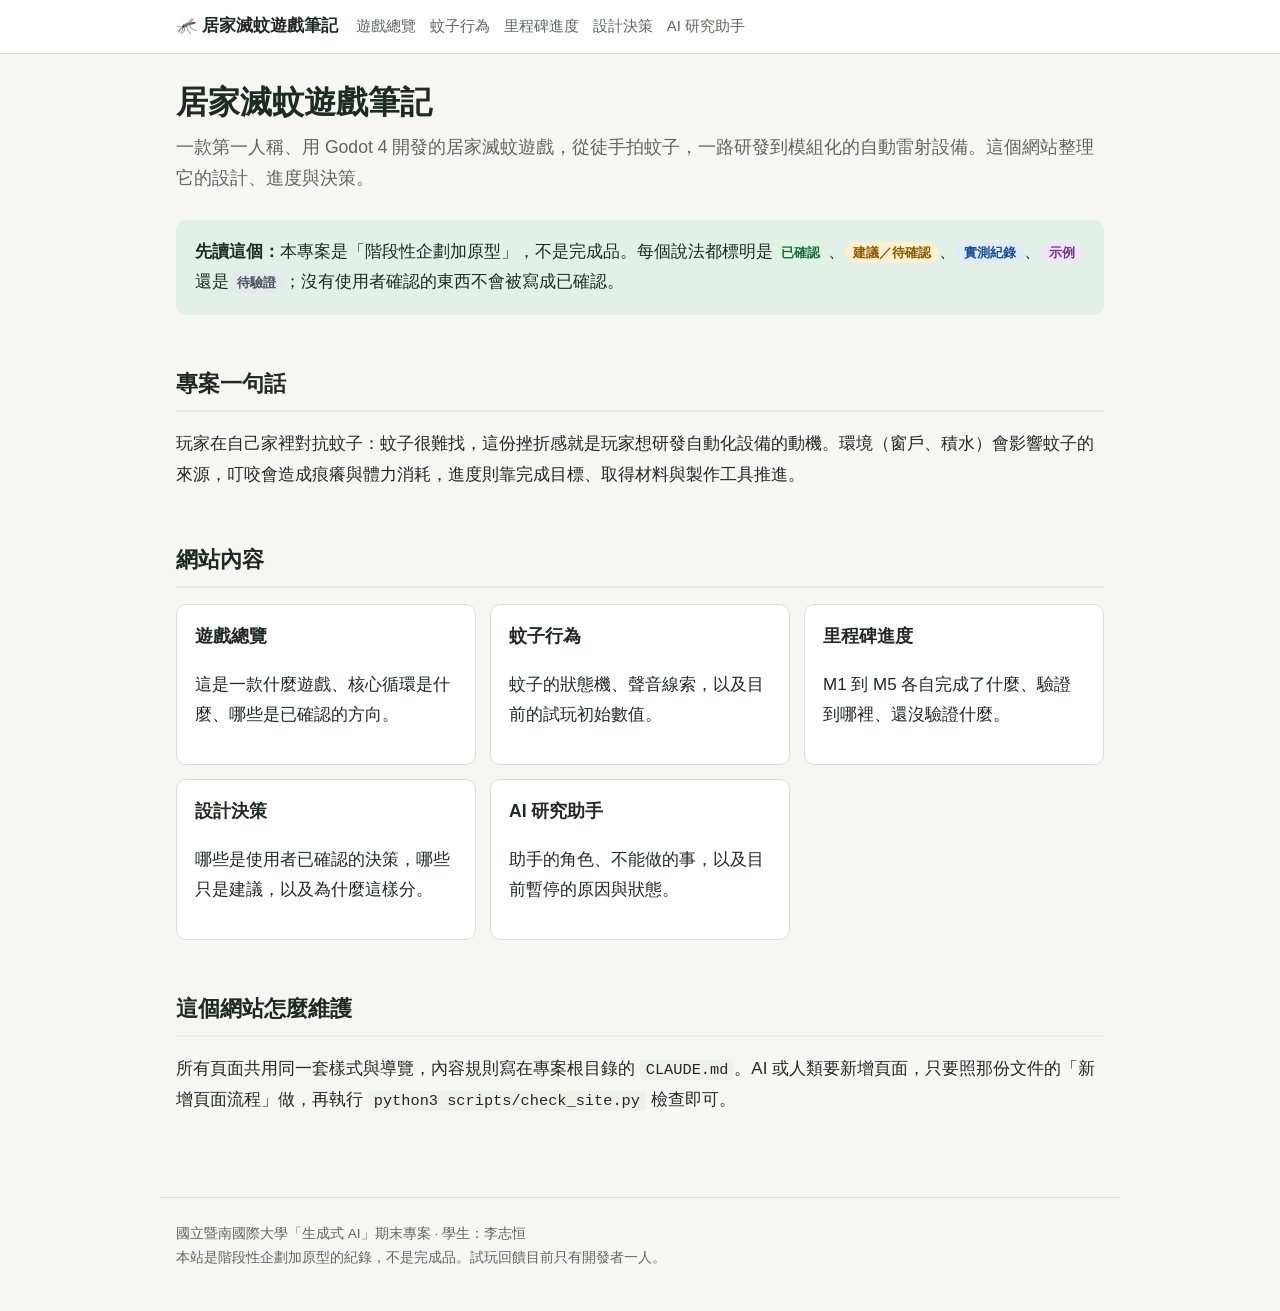
<file: index.html>
<!doctype html>
<html lang="zh-Hant">
<head>
  <meta charset="utf-8">
  <meta name="viewport" content="width=device-width, initial-scale=1">
  <title>居家滅蚊遊戲筆記</title>
  <meta name="description" content="第一人稱居家滅蚊遊戲的開發筆記：設計、蚊子行為、里程碑與 AI 研究助手。">
  <link rel="stylesheet" href="assets/site.css">
</head>
<body data-root="" data-page="index.html">
  <header id="site-header"></header>
  <main>
    <h1>居家滅蚊遊戲筆記</h1>
    <p class="lead">一款第一人稱、用 Godot 4 開發的居家滅蚊遊戲，從徒手拍蚊子，一路研發到模組化的自動雷射設備。這個網站整理它的設計、進度與決策。</p>

    <div class="card note">
      <strong>先讀這個：</strong>本專案是「階段性企劃加原型」，不是完成品。每個說法都標明是<span class="tag confirmed">已確認</span>、<span class="tag proposed">建議／待確認</span>、<span class="tag measured">實測紀錄</span>、<span class="tag example">示例</span>還是<span class="tag pending">待驗證</span>；沒有使用者確認的東西不會被寫成已確認。
    </div>

    <h2>專案一句話</h2>
    <p>玩家在自己家裡對抗蚊子：蚊子很難找，這份挫折感就是玩家想研發自動化設備的動機。環境（窗戶、積水）會影響蚊子的來源，叮咬會造成痕癢與體力消耗，進度則靠完成目標、取得材料與製作工具推進。</p>

    <h2>網站內容</h2>
    <div id="page-cards" class="grid"></div>

    <h2>這個網站怎麼維護</h2>
    <p>所有頁面共用同一套樣式與導覽，內容規則寫在專案根目錄的 <code>CLAUDE.md</code>。AI 或人類要新增頁面，只要照那份文件的「新增頁面流程」做，再執行 <code>python3 scripts/check_site.py</code> 檢查即可。</p>
  </main>
  <footer id="site-footer"></footer>
  <script src="assets/pages-data.js"></script>
  <script src="assets/site.js"></script>
</body>
</html>
</file>
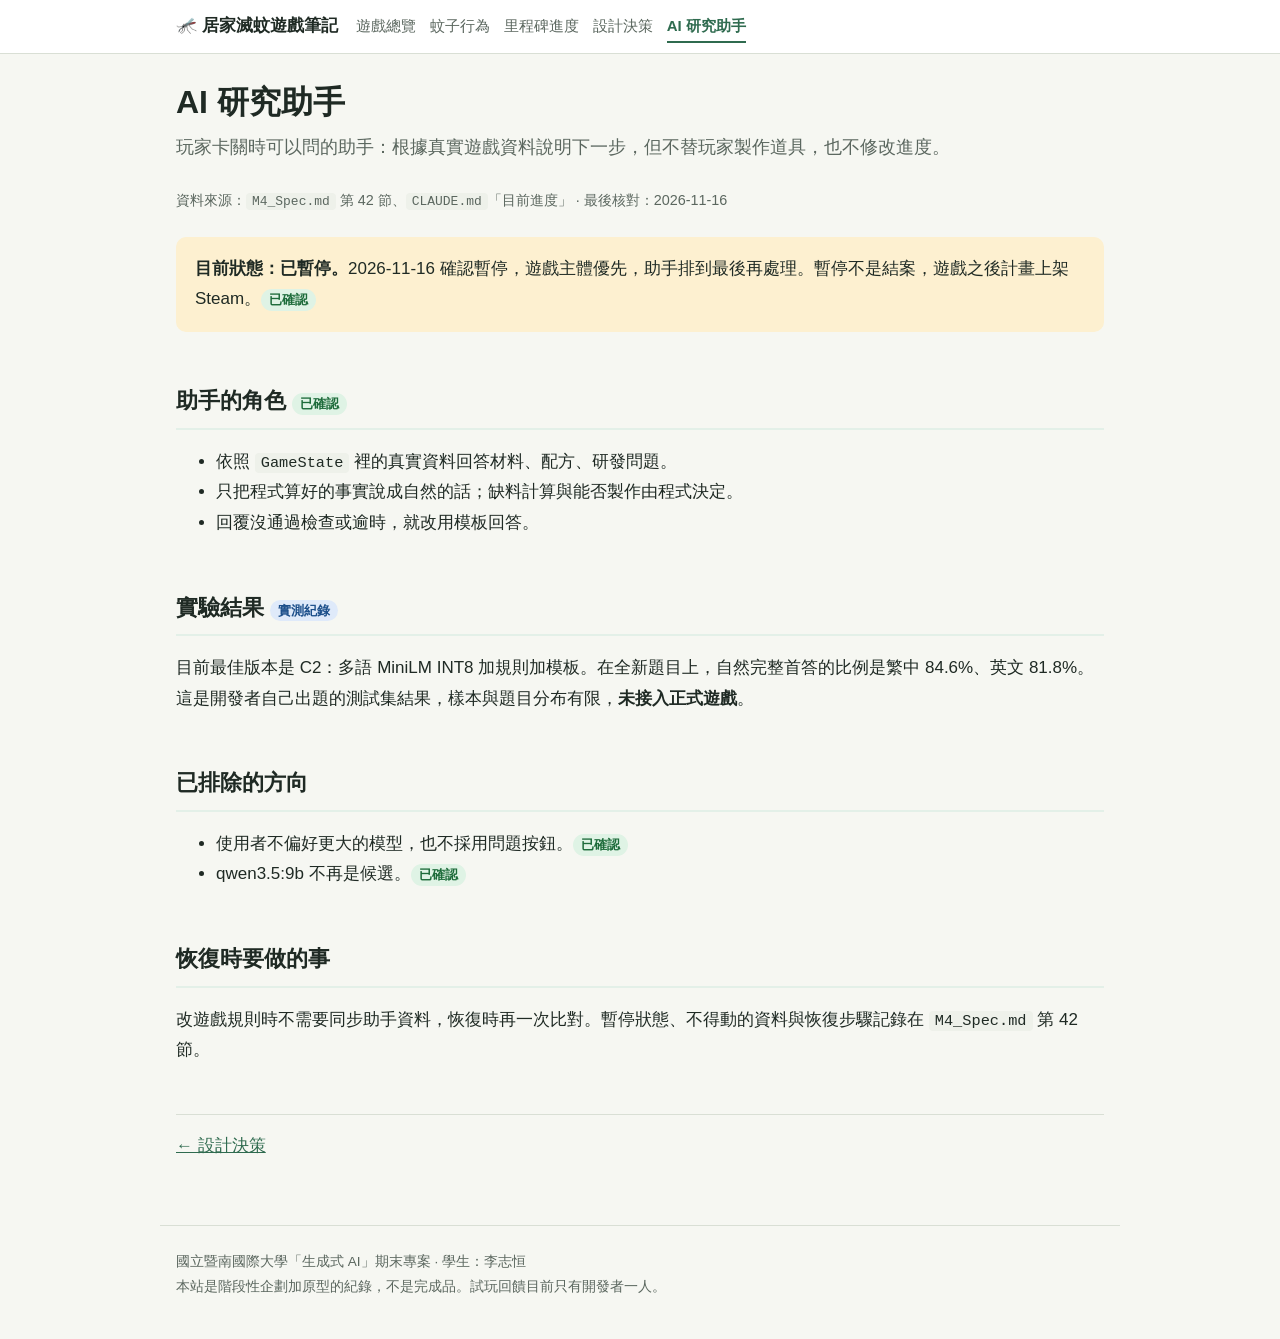
<file: pages/ai-assistant.html>
<!doctype html>
<html lang="zh-Hant">
<head>
  <meta charset="utf-8">
  <meta name="viewport" content="width=device-width, initial-scale=1">
  <title>AI 研究助手 · 居家滅蚊遊戲筆記</title>
  <meta name="description" content="遊戲內 AI 研究助手的角色、限制，以及目前暫停的狀態。">
  <link rel="stylesheet" href="../assets/site.css">
</head>
<body data-root="../" data-page="pages/ai-assistant.html">
  <header id="site-header"></header>
  <main>
    <h1>AI 研究助手</h1>
    <p class="lead">玩家卡關時可以問的助手：根據真實遊戲資料說明下一步，但不替玩家製作道具，也不修改進度。</p>
    <p class="meta">資料來源：<code>M4_Spec.md</code> 第 42 節、<code>CLAUDE.md</code>「目前進度」 · 最後核對：2026-11-16</p>

    <div class="card warn"><strong>目前狀態：已暫停。</strong>2026-11-16 確認暫停，遊戲主體優先，助手排到最後再處理。暫停不是結案，遊戲之後計畫上架 Steam。<span class="tag confirmed">已確認</span></div>

    <h2>助手的角色 <span class="tag confirmed">已確認</span></h2>
    <ul>
      <li>依照 <code>GameState</code> 裡的真實資料回答材料、配方、研發問題。</li>
      <li>只把程式算好的事實說成自然的話；缺料計算與能否製作由程式決定。</li>
      <li>回覆沒通過檢查或逾時，就改用模板回答。</li>
    </ul>

    <h2>實驗結果 <span class="tag measured">實測紀錄</span></h2>
    <p>目前最佳版本是 C2：多語 MiniLM INT8 加規則加模板。在全新題目上，自然完整首答的比例是繁中 84.6%、英文 81.8%。這是開發者自己出題的測試集結果，樣本與題目分布有限，<strong>未接入正式遊戲</strong>。</p>

    <h2>已排除的方向</h2>
    <ul>
      <li>使用者不偏好更大的模型，也不採用問題按鈕。<span class="tag confirmed">已確認</span></li>
      <li>qwen3.5:9b 不再是候選。<span class="tag confirmed">已確認</span></li>
    </ul>

    <h2>恢復時要做的事</h2>
    <p>改遊戲規則時不需要同步助手資料，恢復時再一次比對。暫停狀態、不得動的資料與恢復步驟記錄在 <code>M4_Spec.md</code> 第 42 節。</p>

    <div id="pager"></div>
  </main>
  <footer id="site-footer"></footer>
  <script src="../assets/pages-data.js"></script>
  <script src="../assets/site.js"></script>
</body>
</html>
</file>
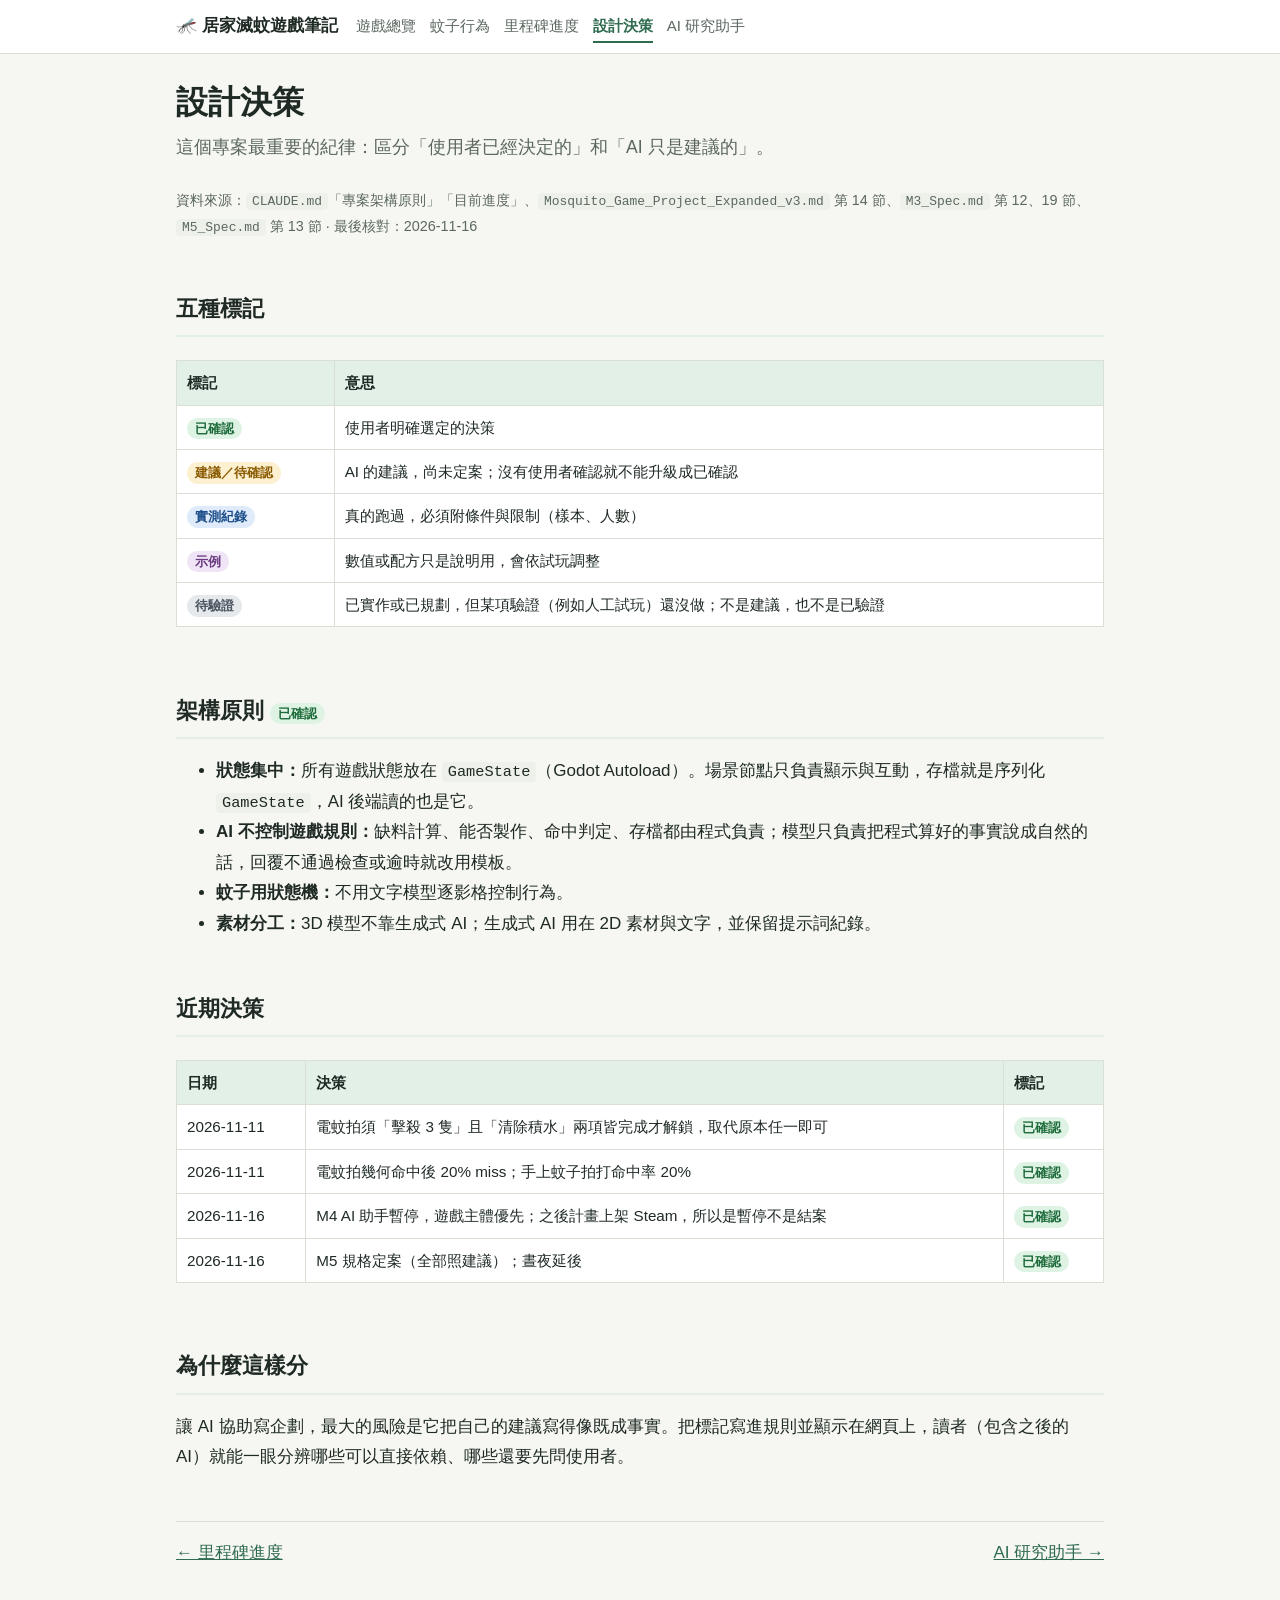
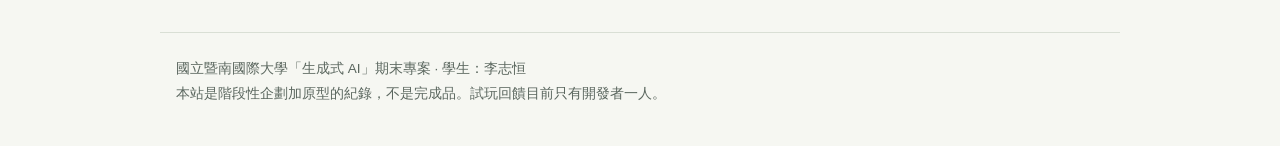
<file: pages/design-decisions.html>
<!doctype html>
<html lang="zh-Hant">
<head>
  <meta charset="utf-8">
  <meta name="viewport" content="width=device-width, initial-scale=1">
  <title>設計決策 · 居家滅蚊遊戲筆記</title>
  <meta name="description" content="已確認的設計決策、架構原則，以及已確認與建議的區分方式。">
  <link rel="stylesheet" href="../assets/site.css">
</head>
<body data-root="../" data-page="pages/design-decisions.html">
  <header id="site-header"></header>
  <main>
    <h1>設計決策</h1>
    <p class="lead">這個專案最重要的紀律：區分「使用者已經決定的」和「AI 只是建議的」。</p>
    <p class="meta">資料來源：<code>CLAUDE.md</code>「專案架構原則」「目前進度」、<code>Mosquito_Game_Project_Expanded_v3.md</code> 第 14 節、<code>M3_Spec.md</code> 第 12、19 節、<code>M5_Spec.md</code> 第 13 節 · 最後核對：2026-11-16</p>

    <h2>五種標記</h2>
    <div class="table-wrap">
      <table>
        <thead><tr><th>標記</th><th>意思</th></tr></thead>
        <tbody>
          <tr><td><span class="tag confirmed">已確認</span></td><td>使用者明確選定的決策</td></tr>
          <tr><td><span class="tag proposed">建議／待確認</span></td><td>AI 的建議，尚未定案；沒有使用者確認就不能升級成已確認</td></tr>
          <tr><td><span class="tag measured">實測紀錄</span></td><td>真的跑過，必須附條件與限制（樣本、人數）</td></tr>
          <tr><td><span class="tag example">示例</span></td><td>數值或配方只是說明用，會依試玩調整</td></tr>
          <tr><td><span class="tag pending">待驗證</span></td><td>已實作或已規劃，但某項驗證（例如人工試玩）還沒做；不是建議，也不是已驗證</td></tr>
        </tbody>
      </table>
    </div>

    <h2>架構原則 <span class="tag confirmed">已確認</span></h2>
    <ul>
      <li><strong>狀態集中：</strong>所有遊戲狀態放在 <code>GameState</code>（Godot Autoload）。場景節點只負責顯示與互動，存檔就是序列化 <code>GameState</code>，AI 後端讀的也是它。</li>
      <li><strong>AI 不控制遊戲規則：</strong>缺料計算、能否製作、命中判定、存檔都由程式負責；模型只負責把程式算好的事實說成自然的話，回覆不通過檢查或逾時就改用模板。</li>
      <li><strong>蚊子用狀態機：</strong>不用文字模型逐影格控制行為。</li>
      <li><strong>素材分工：</strong>3D 模型不靠生成式 AI；生成式 AI 用在 2D 素材與文字，並保留提示詞紀錄。</li>
    </ul>

    <h2>近期決策</h2>
    <div class="table-wrap">
      <table>
        <thead><tr><th>日期</th><th>決策</th><th>標記</th></tr></thead>
        <tbody>
          <tr><td>2026-11-11</td><td>電蚊拍須「擊殺 3 隻」且「清除積水」兩項皆完成才解鎖，取代原本任一即可</td><td><span class="tag confirmed">已確認</span></td></tr>
          <tr><td>2026-11-11</td><td>電蚊拍幾何命中後 20% miss；手上蚊子拍打命中率 20%</td><td><span class="tag confirmed">已確認</span></td></tr>
          <tr><td>2026-11-16</td><td>M4 AI 助手暫停，遊戲主體優先；之後計畫上架 Steam，所以是暫停不是結案</td><td><span class="tag confirmed">已確認</span></td></tr>
          <tr><td>2026-11-16</td><td>M5 規格定案（全部照建議）；晝夜延後</td><td><span class="tag confirmed">已確認</span></td></tr>
        </tbody>
      </table>
    </div>

    <h2>為什麼這樣分</h2>
    <p>讓 AI 協助寫企劃，最大的風險是它把自己的建議寫得像既成事實。把標記寫進規則並顯示在網頁上，讀者（包含之後的 AI）就能一眼分辨哪些可以直接依賴、哪些還要先問使用者。</p>

    <div id="pager"></div>
  </main>
  <footer id="site-footer"></footer>
  <script src="../assets/pages-data.js"></script>
  <script src="../assets/site.js"></script>
</body>
</html>
</file>
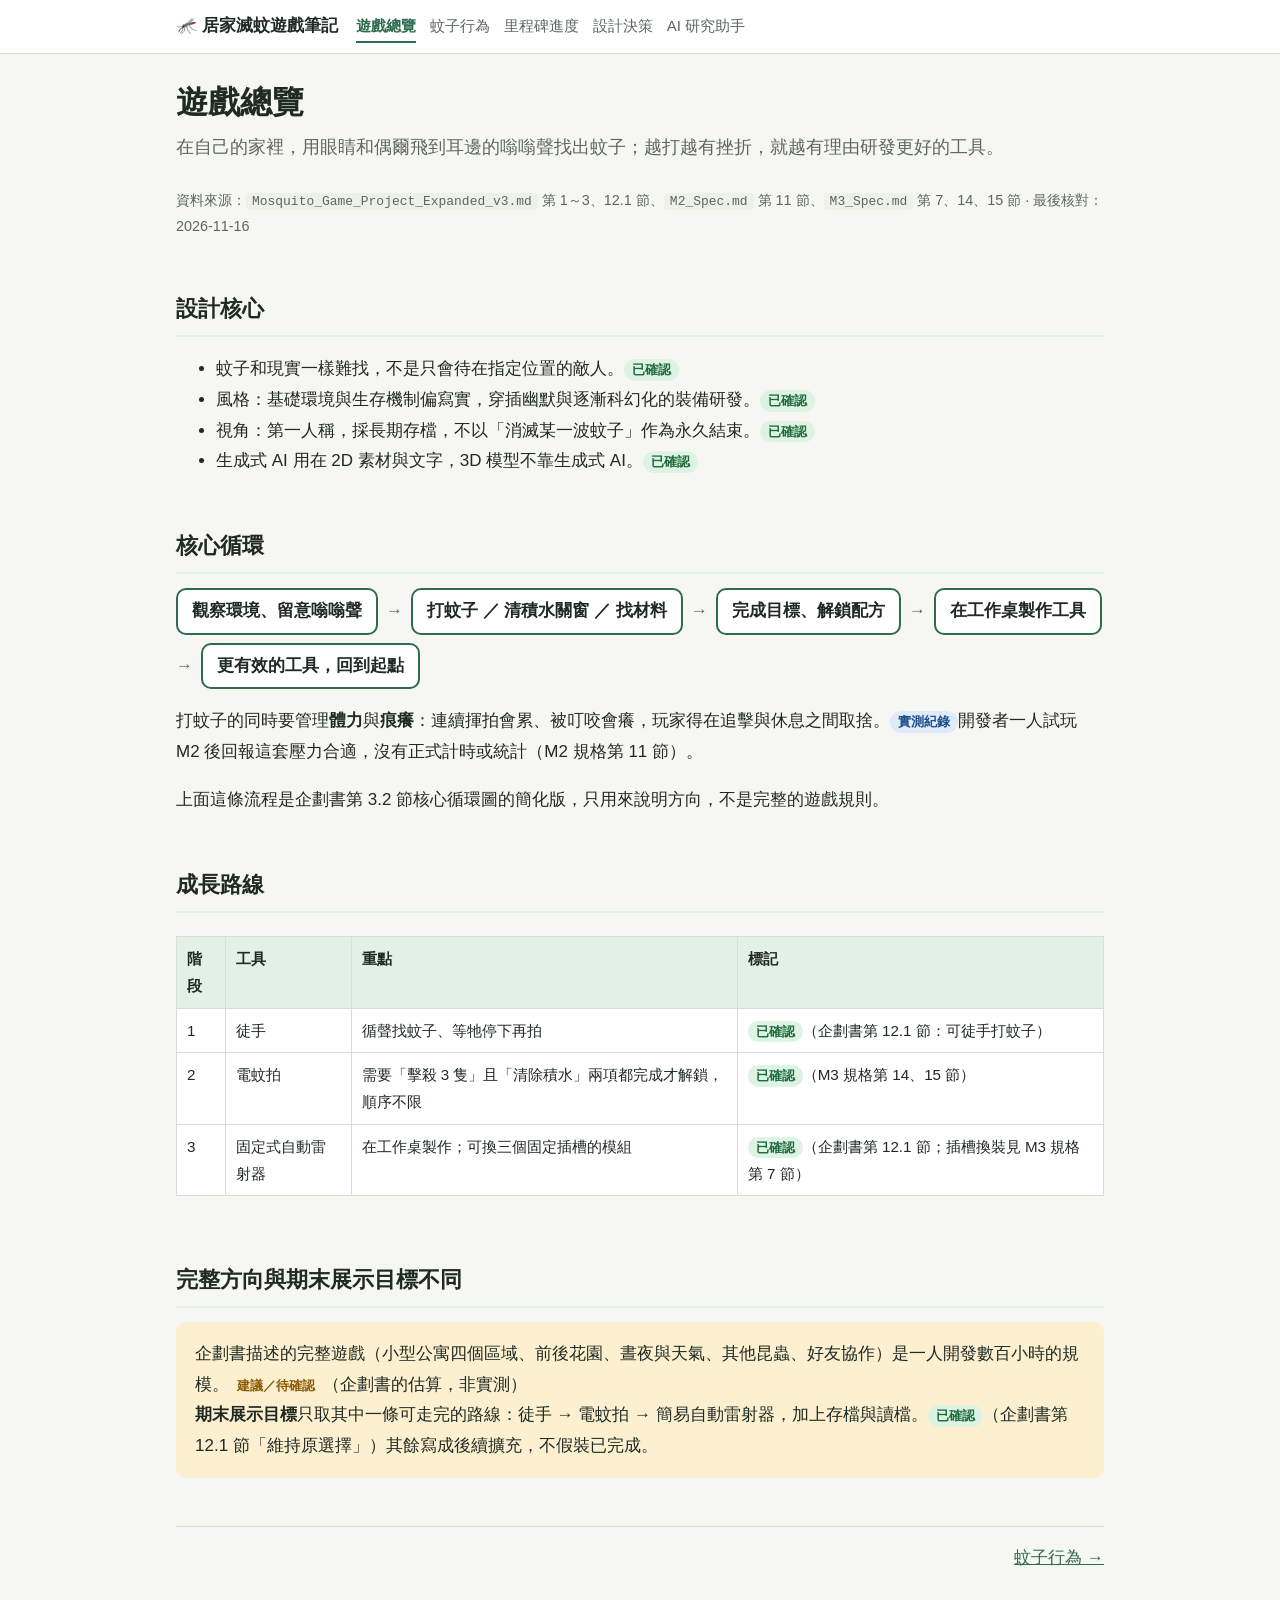
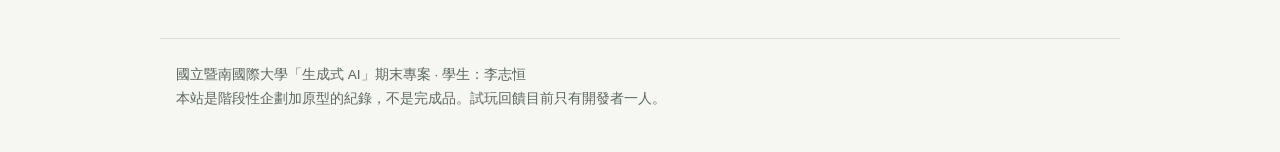
<file: pages/game-overview.html>
<!doctype html>
<html lang="zh-Hant">
<head>
  <meta charset="utf-8">
  <meta name="viewport" content="width=device-width, initial-scale=1">
  <title>遊戲總覽 · 居家滅蚊遊戲筆記</title>
  <meta name="description" content="居家滅蚊遊戲是什麼、核心循環，以及完整方向與期末展示目標的差別。">
  <link rel="stylesheet" href="../assets/site.css">
</head>
<body data-root="../" data-page="pages/game-overview.html">
  <header id="site-header"></header>
  <main>
    <h1>遊戲總覽</h1>
    <p class="lead">在自己的家裡，用眼睛和偶爾飛到耳邊的嗡嗡聲找出蚊子；越打越有挫折，就越有理由研發更好的工具。</p>
    <p class="meta">資料來源：<code>Mosquito_Game_Project_Expanded_v3.md</code> 第 1～3、12.1 節、<code>M2_Spec.md</code> 第 11 節、<code>M3_Spec.md</code> 第 7、14、15 節 · 最後核對：2026-11-16</p>

    <h2>設計核心</h2>
    <ul>
      <li>蚊子和現實一樣難找，不是只會待在指定位置的敵人。<span class="tag confirmed">已確認</span></li>
      <li>風格：基礎環境與生存機制偏寫實，穿插幽默與逐漸科幻化的裝備研發。<span class="tag confirmed">已確認</span></li>
      <li>視角：第一人稱，採長期存檔，不以「消滅某一波蚊子」作為永久結束。<span class="tag confirmed">已確認</span></li>
      <li>生成式 AI 用在 2D 素材與文字，3D 模型不靠生成式 AI。<span class="tag confirmed">已確認</span></li>
    </ul>

    <h2>核心循環</h2>
    <div class="flow" aria-label="核心循環">
      <span class="node">觀察環境、留意嗡嗡聲</span><span class="arrow">→</span>
      <span class="node">打蚊子 ／ 清積水關窗 ／ 找材料</span><span class="arrow">→</span>
      <span class="node">完成目標、解鎖配方</span><span class="arrow">→</span>
      <span class="node">在工作桌製作工具</span><span class="arrow">→</span>
      <span class="node">更有效的工具，回到起點</span>
    </div>
    <p>打蚊子的同時要管理<strong>體力</strong>與<strong>痕癢</strong>：連續揮拍會累、被叮咬會癢，玩家得在追擊與休息之間取捨。<span class="tag measured">實測紀錄</span>開發者一人試玩 M2 後回報這套壓力合適，沒有正式計時或統計（M2 規格第 11 節）。</p>
    <p>上面這條流程是企劃書第 3.2 節核心循環圖的簡化版，只用來說明方向，不是完整的遊戲規則。</p>

    <h2>成長路線</h2>
    <div class="table-wrap">
      <table>
        <thead><tr><th>階段</th><th>工具</th><th>重點</th><th>標記</th></tr></thead>
        <tbody>
          <tr><td>1</td><td>徒手</td><td>循聲找蚊子、等牠停下再拍</td><td><span class="tag confirmed">已確認</span>（企劃書第 12.1 節：可徒手打蚊子）</td></tr>
          <tr><td>2</td><td>電蚊拍</td><td>需要「擊殺 3 隻」且「清除積水」兩項都完成才解鎖，順序不限</td><td><span class="tag confirmed">已確認</span>（M3 規格第 14、15 節）</td></tr>
          <tr><td>3</td><td>固定式自動雷射器</td><td>在工作桌製作；可換三個固定插槽的模組</td><td><span class="tag confirmed">已確認</span>（企劃書第 12.1 節；插槽換裝見 M3 規格第 7 節）</td></tr>
        </tbody>
      </table>
    </div>

    <h2>完整方向與期末展示目標不同</h2>
    <div class="card warn">
      企劃書描述的完整遊戲（小型公寓四個區域、前後花園、晝夜與天氣、其他昆蟲、好友協作）是一人開發數百小時的規模。<span class="tag proposed">建議／待確認</span>（企劃書的估算，非實測）<br>
      <strong>期末展示目標</strong>只取其中一條可走完的路線：徒手 → 電蚊拍 → 簡易自動雷射器，加上存檔與讀檔。<span class="tag confirmed">已確認</span>（企劃書第 12.1 節「維持原選擇」）其餘寫成後續擴充，不假裝已完成。
    </div>

    <div id="pager"></div>
  </main>
  <footer id="site-footer"></footer>
  <script src="../assets/pages-data.js"></script>
  <script src="../assets/site.js"></script>
</body>
</html>
</file>
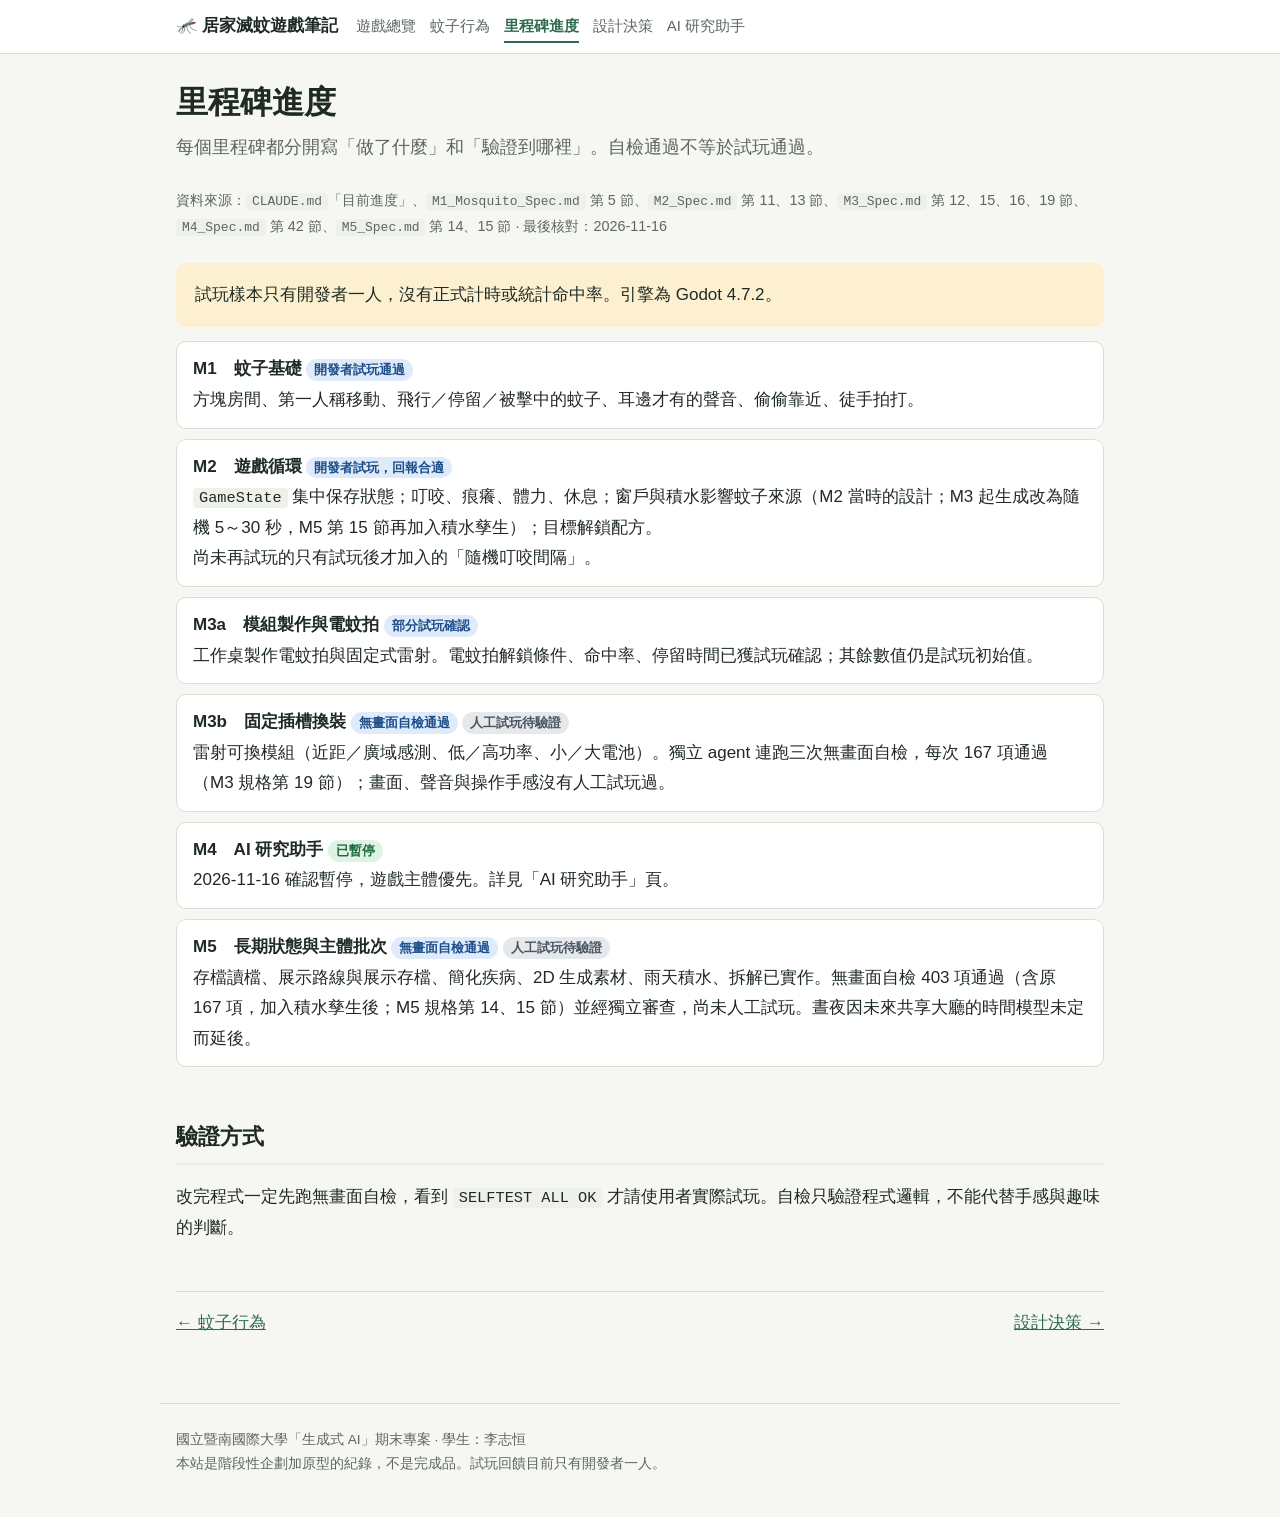
<file: pages/milestones.html>
<!doctype html>
<html lang="zh-Hant">
<head>
  <meta charset="utf-8">
  <meta name="viewport" content="width=device-width, initial-scale=1">
  <title>里程碑進度 · 居家滅蚊遊戲筆記</title>
  <meta name="description" content="M1 到 M5 各里程碑完成了什麼、驗證到哪裡、還有哪些尚未驗證。">
  <link rel="stylesheet" href="../assets/site.css">
</head>
<body data-root="../" data-page="pages/milestones.html">
  <header id="site-header"></header>
  <main>
    <h1>里程碑進度</h1>
    <p class="lead">每個里程碑都分開寫「做了什麼」和「驗證到哪裡」。自檢通過不等於試玩通過。</p>
    <p class="meta">資料來源：<code>CLAUDE.md</code>「目前進度」、<code>M1_Mosquito_Spec.md</code> 第 5 節、<code>M2_Spec.md</code> 第 11、13 節、<code>M3_Spec.md</code> 第 12、15、16、19 節、<code>M4_Spec.md</code> 第 42 節、<code>M5_Spec.md</code> 第 14、15 節 · 最後核對：2026-11-16</p>

    <div class="card warn">試玩樣本只有開發者一人，沒有正式計時或統計命中率。引擎為 Godot 4.7.2。</div>

    <ul class="status-list">
      <li>
        <div class="name">M1　蚊子基礎 <span class="tag measured">開發者試玩通過</span></div>
        方塊房間、第一人稱移動、飛行／停留／被擊中的蚊子、耳邊才有的聲音、偷偷靠近、徒手拍打。
      </li>
      <li>
        <div class="name">M2　遊戲循環 <span class="tag measured">開發者試玩，回報合適</span></div>
        <code>GameState</code> 集中保存狀態；叮咬、痕癢、體力、休息；窗戶與積水影響蚊子來源（M2 當時的設計；M3 起生成改為隨機 5～30 秒，M5 第 15 節再加入積水孳生）；目標解鎖配方。<br>
        尚未再試玩的只有試玩後才加入的「隨機叮咬間隔」。
      </li>
      <li>
        <div class="name">M3a　模組製作與電蚊拍 <span class="tag measured">部分試玩確認</span></div>
        工作桌製作電蚊拍與固定式雷射。電蚊拍解鎖條件、命中率、停留時間已獲試玩確認；其餘數值仍是試玩初始值。
      </li>
      <li>
        <div class="name">M3b　固定插槽換裝 <span class="tag measured">無畫面自檢通過</span> <span class="tag pending">人工試玩待驗證</span></div>
        雷射可換模組（近距／廣域感測、低／高功率、小／大電池）。獨立 agent 連跑三次無畫面自檢，每次 167 項通過（M3 規格第 19 節）；畫面、聲音與操作手感沒有人工試玩過。
      </li>
      <li>
        <div class="name">M4　AI 研究助手 <span class="tag confirmed">已暫停</span></div>
        2026-11-16 確認暫停，遊戲主體優先。詳見「AI 研究助手」頁。
      </li>
      <li>
        <div class="name">M5　長期狀態與主體批次 <span class="tag measured">無畫面自檢通過</span> <span class="tag pending">人工試玩待驗證</span></div>
        存檔讀檔、展示路線與展示存檔、簡化疾病、2D 生成素材、雨天積水、拆解已實作。無畫面自檢 403 項通過（含原 167 項，加入積水孳生後；M5 規格第 14、15 節）並經獨立審查，尚未人工試玩。晝夜因未來共享大廳的時間模型未定而延後。
      </li>
    </ul>

    <h2>驗證方式</h2>
    <p>改完程式一定先跑無畫面自檢，看到 <code>SELFTEST ALL OK</code> 才請使用者實際試玩。自檢只驗證程式邏輯，不能代替手感與趣味的判斷。</p>

    <div id="pager"></div>
  </main>
  <footer id="site-footer"></footer>
  <script src="../assets/pages-data.js"></script>
  <script src="../assets/site.js"></script>
</body>
</html>
</file>
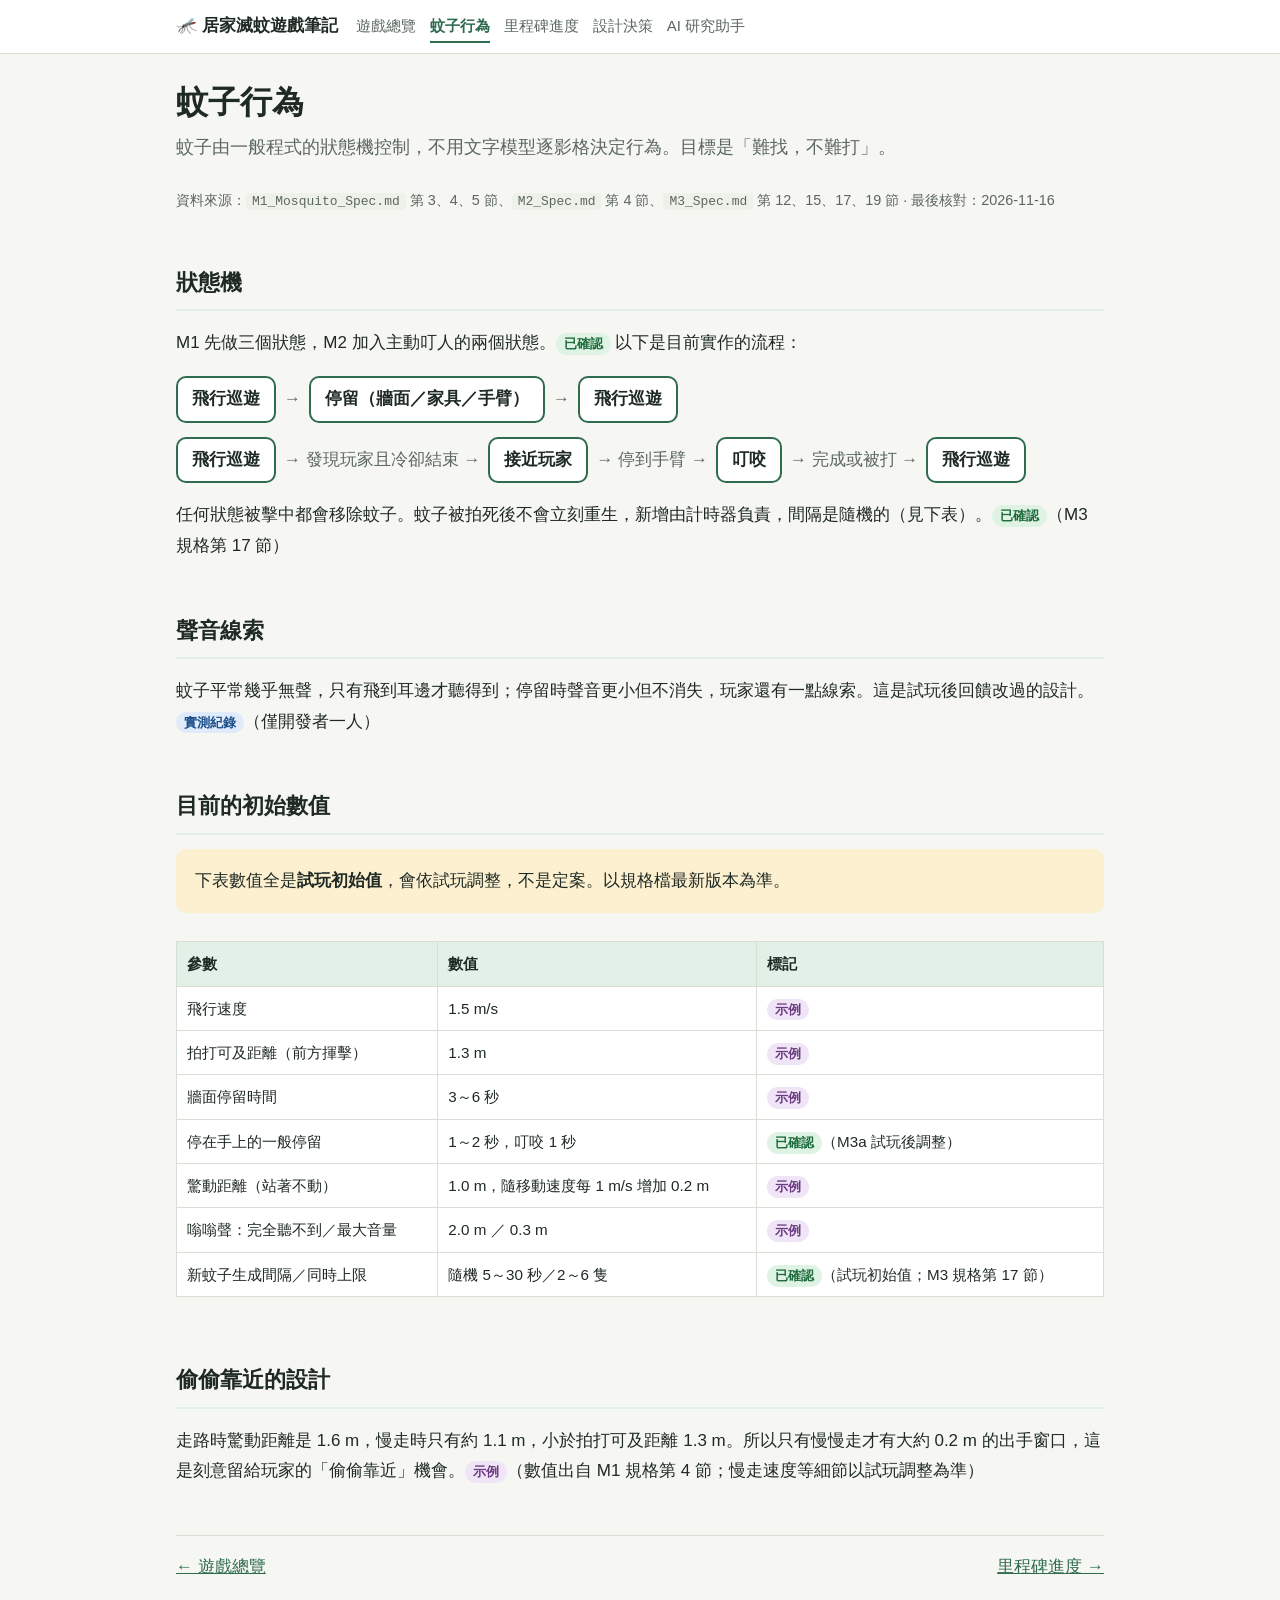
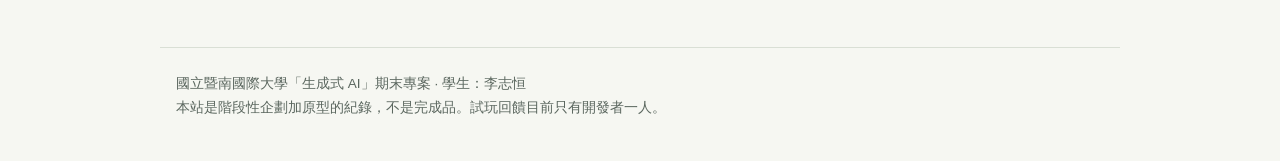
<file: pages/mosquito-behavior.html>
<!doctype html>
<html lang="zh-Hant">
<head>
  <meta charset="utf-8">
  <meta name="viewport" content="width=device-width, initial-scale=1">
  <title>蚊子行為 · 居家滅蚊遊戲筆記</title>
  <meta name="description" content="蚊子的有限狀態機、聲音線索與目前的試玩初始數值。">
  <link rel="stylesheet" href="../assets/site.css">
</head>
<body data-root="../" data-page="pages/mosquito-behavior.html">
  <header id="site-header"></header>
  <main>
    <h1>蚊子行為</h1>
    <p class="lead">蚊子由一般程式的狀態機控制，不用文字模型逐影格決定行為。目標是「難找，不難打」。</p>
    <p class="meta">資料來源：<code>M1_Mosquito_Spec.md</code> 第 3、4、5 節、<code>M2_Spec.md</code> 第 4 節、<code>M3_Spec.md</code> 第 12、15、17、19 節 · 最後核對：2026-11-16</p>

    <h2>狀態機</h2>
    <p>M1 先做三個狀態，M2 加入主動叮人的兩個狀態。<span class="tag confirmed">已確認</span> 以下是目前實作的流程：</p>
    <div class="flow" aria-label="蚊子狀態機">
      <span class="node">飛行巡遊</span><span class="arrow">→</span>
      <span class="node">停留（牆面／家具／手臂）</span><span class="arrow">→</span>
      <span class="node">飛行巡遊</span>
    </div>
    <div class="flow" aria-label="叮咬流程">
      <span class="node">飛行巡遊</span><span class="arrow">→ 發現玩家且冷卻結束 →</span>
      <span class="node">接近玩家</span><span class="arrow">→ 停到手臂 →</span>
      <span class="node">叮咬</span><span class="arrow">→ 完成或被打 →</span>
      <span class="node">飛行巡遊</span>
    </div>
    <p>任何狀態被擊中都會移除蚊子。蚊子被拍死後不會立刻重生，新增由計時器負責，間隔是隨機的（見下表）。<span class="tag confirmed">已確認</span>（M3 規格第 17 節）</p>

    <h2>聲音線索</h2>
    <p>蚊子平常幾乎無聲，只有飛到耳邊才聽得到；停留時聲音更小但不消失，玩家還有一點線索。這是試玩後回饋改過的設計。<span class="tag measured">實測紀錄</span>（僅開發者一人）</p>

    <h2>目前的初始數值</h2>
    <div class="card warn">下表數值全是<strong>試玩初始值</strong>，會依試玩調整，不是定案。以規格檔最新版本為準。</div>
    <div class="table-wrap">
      <table>
        <thead><tr><th>參數</th><th>數值</th><th>標記</th></tr></thead>
        <tbody>
          <tr><td>飛行速度</td><td>1.5 m/s</td><td><span class="tag example">示例</span></td></tr>
          <tr><td>拍打可及距離（前方揮擊）</td><td>1.3 m</td><td><span class="tag example">示例</span></td></tr>
          <tr><td>牆面停留時間</td><td>3～6 秒</td><td><span class="tag example">示例</span></td></tr>
          <tr><td>停在手上的一般停留</td><td>1～2 秒，叮咬 1 秒</td><td><span class="tag confirmed">已確認</span>（M3a 試玩後調整）</td></tr>
          <tr><td>驚動距離（站著不動）</td><td>1.0 m，隨移動速度每 1 m/s 增加 0.2 m</td><td><span class="tag example">示例</span></td></tr>
          <tr><td>嗡嗡聲：完全聽不到／最大音量</td><td>2.0 m ／ 0.3 m</td><td><span class="tag example">示例</span></td></tr>
          <tr><td>新蚊子生成間隔／同時上限</td><td>隨機 5～30 秒／2～6 隻</td><td><span class="tag confirmed">已確認</span>（試玩初始值；M3 規格第 17 節）</td></tr>
        </tbody>
      </table>
    </div>

    <h2>偷偷靠近的設計</h2>
    <p>走路時驚動距離是 1.6 m，慢走時只有約 1.1 m，小於拍打可及距離 1.3 m。所以只有慢慢走才有大約 0.2 m 的出手窗口，這是刻意留給玩家的「偷偷靠近」機會。<span class="tag example">示例</span>（數值出自 M1 規格第 4 節；慢走速度等細節以試玩調整為準）</p>

    <div id="pager"></div>
  </main>
  <footer id="site-footer"></footer>
  <script src="../assets/pages-data.js"></script>
  <script src="../assets/site.js"></script>
</body>
</html>
</file>
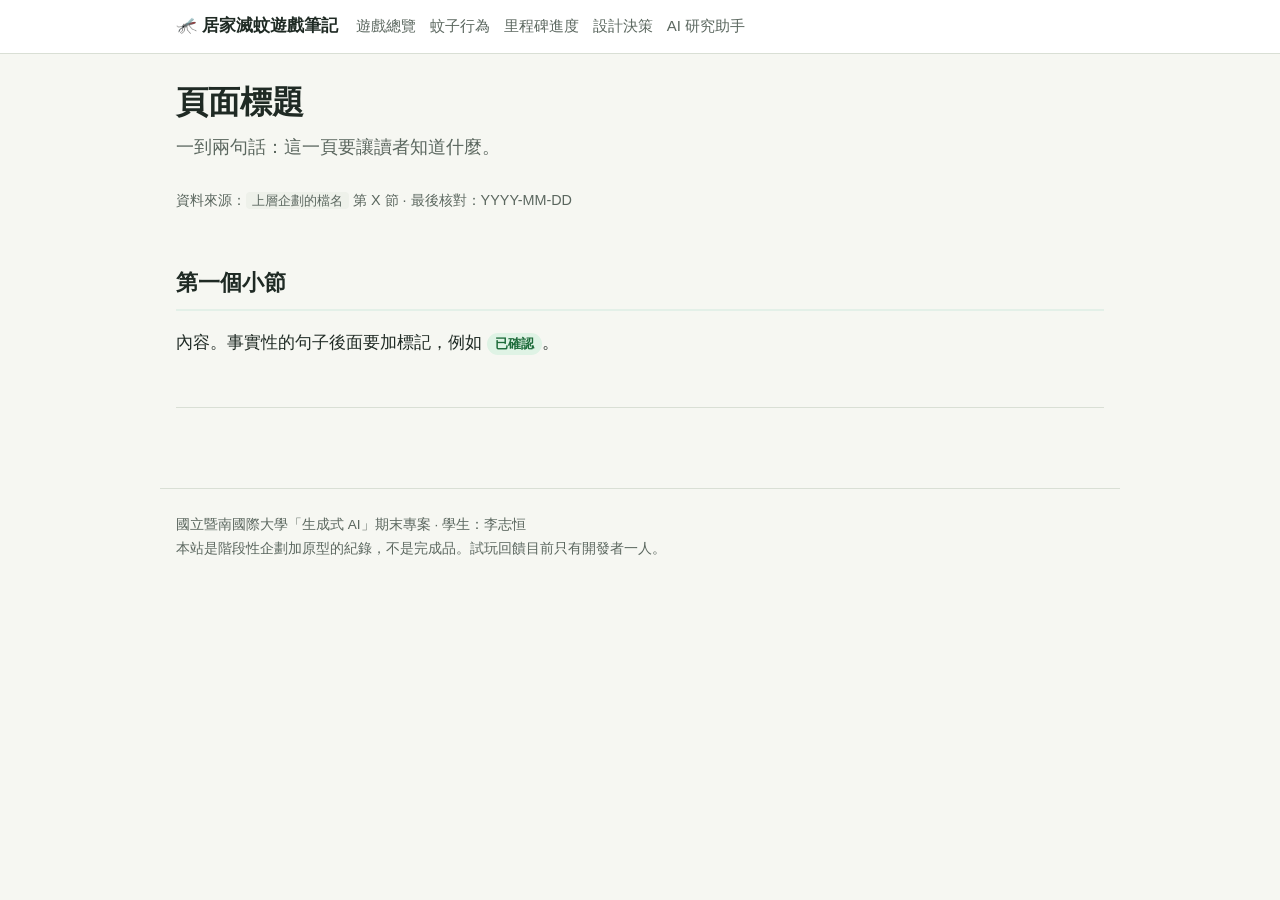
<file: templates/page-template.html>
<!doctype html>
<html lang="zh-Hant">
<head>
  <meta charset="utf-8">
  <meta name="viewport" content="width=device-width, initial-scale=1">
  <title>頁面標題 · 居家滅蚊遊戲筆記</title>
  <meta name="description" content="一句話說明這一頁（50 字內）">
  <link rel="stylesheet" href="../assets/site.css">
</head>
<body data-root="../" data-page="pages/頁面檔名.html">
  <header id="site-header"></header>
  <main>
    <h1>頁面標題</h1>
    <p class="lead">一到兩句話：這一頁要讓讀者知道什麼。</p>
    <p class="meta">資料來源：<code>上層企劃的檔名</code> 第 X 節 · 最後核對：YYYY-MM-DD</p>

    <h2>第一個小節</h2>
    <p>內容。事實性的句子後面要加標記，例如 <span class="tag confirmed">已確認</span>。</p>

    <div id="pager"></div>
  </main>
  <footer id="site-footer"></footer>
  <script src="../assets/pages-data.js"></script>
  <script src="../assets/site.js"></script>
</body>
</html>
</file>
<file: assets/site.css>
/* 居家滅蚊遊戲開發筆記 — 共用樣式。所有顏色、間距都用下面的 token，不要在頁面裡寫死色碼。 */
:root {
  --bg: #f6f7f2;
  --surface: #ffffff;
  --text: #1f2a24;
  --muted: #5b675f;
  --border: #d9dfd5;
  --accent: #2f6b4f;
  --accent-soft: #e3f0e8;
  --code-bg: #eef1ea;
  --tag-confirmed: #1d6b3a;
  --tag-confirmed-bg: #dff3e5;
  --tag-proposed: #8a5a00;
  --tag-proposed-bg: #fdf0d0;
  --tag-measured: #1c4f8a;
  --tag-measured-bg: #dfeafa;
  --tag-example: #6b3a82;
  --tag-example-bg: #f0e5f6;
  --tag-pending: #4a5560;
  --tag-pending-bg: #e6e9ec;
  --radius: 10px;
  --gutter: 16px;
}
@media (prefers-color-scheme: dark) {
  :root:not([data-theme="light"]) {
    --bg: #14191a;
    --surface: #1d2423;
    --text: #e6ece8;
    --muted: #9aa8a0;
    --border: #324039;
    --accent: #7cc9a0;
    --accent-soft: #223a2e;
    --code-bg: #232c2a;
    --tag-confirmed: #8fe0a9;
    --tag-confirmed-bg: #1c3a27;
    --tag-proposed: #f0c870;
    --tag-proposed-bg: #3d3115;
    --tag-measured: #9cc4f5;
    --tag-measured-bg: #1b3050;
    --tag-example: #d6b3ea;
    --tag-example-bg: #35243f;
    --tag-pending: #c3ccd4;
    --tag-pending-bg: #2d363c;
  }
}
:root[data-theme="dark"] {
  --bg: #14191a;
  --surface: #1d2423;
  --text: #e6ece8;
  --muted: #9aa8a0;
  --border: #324039;
  --accent: #7cc9a0;
  --accent-soft: #223a2e;
  --code-bg: #232c2a;
  --tag-confirmed: #8fe0a9;
  --tag-confirmed-bg: #1c3a27;
  --tag-proposed: #f0c870;
  --tag-proposed-bg: #3d3115;
  --tag-measured: #9cc4f5;
  --tag-measured-bg: #1b3050;
  --tag-example: #d6b3ea;
  --tag-example-bg: #35243f;
  --tag-pending: #c3ccd4;
  --tag-pending-bg: #2d363c;
}

* { box-sizing: border-box; }
html { scroll-behavior: smooth; }
body {
  margin: 0;
  background: var(--bg);
  color: var(--text);
  font-family: -apple-system, "PingFang TC", "Noto Sans TC", "Microsoft JhengHei", sans-serif;
  line-height: 1.8;
  font-size: 17px;
}
a { color: var(--accent); }
a:focus-visible, button:focus-visible { outline: 3px solid var(--accent); outline-offset: 2px; }

/* 頂端導覽列 —— 由 assets/site.js 依 assets/pages-data.js 產生 */
.site-header {
  position: sticky; top: 0; z-index: 10;
  background: var(--surface);
  border-bottom: 1px solid var(--border);
}
.site-header .inner {
  max-width: 960px; margin: 0 auto; padding: 10px var(--gutter);
  display: flex; flex-wrap: wrap; align-items: center; gap: 8px 18px;
}
.brand { font-weight: 700; text-decoration: none; color: var(--text); }
.site-nav { display: flex; flex-wrap: wrap; gap: 4px 14px; font-size: 15px; }
.site-nav a { text-decoration: none; color: var(--muted); padding: 2px 0; border-bottom: 2px solid transparent; }
.site-nav a[aria-current="page"] { color: var(--accent); border-bottom-color: var(--accent); font-weight: 600; }

main { max-width: 960px; margin: 0 auto; padding: 28px var(--gutter) 64px; }
h1 { font-size: 2rem; line-height: 1.3; margin: 0 0 8px; }
h2 { font-size: 1.4rem; margin: 2.2em 0 0.4em; padding-bottom: 6px; border-bottom: 2px solid var(--accent-soft); }
h3 { font-size: 1.1rem; margin: 1.6em 0 0.3em; }
.lead { font-size: 1.1rem; color: var(--muted); margin: 0 0 1.4em; }
.meta { color: var(--muted); font-size: 0.9rem; margin-bottom: 1.6em; }

.card {
  background: var(--surface); border: 1px solid var(--border);
  border-radius: var(--radius); padding: 16px 18px; margin: 14px 0;
}
.card.note { background: var(--accent-soft); border-color: transparent; }
.card.warn { background: var(--tag-proposed-bg); border-color: transparent; }
.grid { display: grid; grid-template-columns: repeat(auto-fit, minmax(240px, 1fr)); gap: 14px; margin: 16px 0; }
.grid .card { margin: 0; }
.grid .card h3 { margin-top: 0; }
.grid a.card { text-decoration: none; color: inherit; display: block; }
.grid a.card:hover { border-color: var(--accent); }

table { width: 100%; border-collapse: collapse; margin: 14px 0; font-size: 0.95rem; background: var(--surface); }
th, td { border: 1px solid var(--border); padding: 8px 10px; text-align: left; vertical-align: top; }
th { background: var(--accent-soft); }
.table-wrap { overflow-x: auto; }
code { background: var(--code-bg); padding: 1px 6px; border-radius: 4px; font-size: 0.9em; }

/* 內容標記 —— 與 CLAUDE.md 的「標記規則」一一對應 */
.tag { display: inline-block; font-size: 0.8rem; font-weight: 600; padding: 0 8px; border-radius: 999px; line-height: 1.7; white-space: nowrap; }
.tag.confirmed { color: var(--tag-confirmed); background: var(--tag-confirmed-bg); }
.tag.proposed  { color: var(--tag-proposed);  background: var(--tag-proposed-bg); }
.tag.measured  { color: var(--tag-measured);  background: var(--tag-measured-bg); }
.tag.example   { color: var(--tag-example);   background: var(--tag-example-bg); }
.tag.pending   { color: var(--tag-pending);   background: var(--tag-pending-bg); }

/* 簡易流程／狀態圖：用 .flow 內的 span 排成一列 */
.flow { display: flex; flex-wrap: wrap; align-items: center; gap: 8px; margin: 14px 0; }
.flow .node { background: var(--surface); border: 2px solid var(--accent); border-radius: var(--radius); padding: 6px 14px; font-weight: 600; }
.flow .node.end { border-color: var(--muted); color: var(--muted); }
.flow .arrow { color: var(--muted); }

.status-list { list-style: none; padding: 0; margin: 14px 0; }
.status-list li { background: var(--surface); border: 1px solid var(--border); border-radius: var(--radius); padding: 12px 16px; margin: 10px 0; }
.status-list .name { font-weight: 700; }

.pager { display: flex; justify-content: space-between; gap: 12px; margin-top: 48px; padding-top: 16px; border-top: 1px solid var(--border); flex-wrap: wrap; }
footer.site-footer { max-width: 960px; margin: 0 auto; padding: 24px var(--gutter) 40px; color: var(--muted); font-size: 0.85rem; border-top: 1px solid var(--border); }

@media (max-width: 600px) {
  body { font-size: 16px; }
  h1 { font-size: 1.6rem; }
}
</file>
